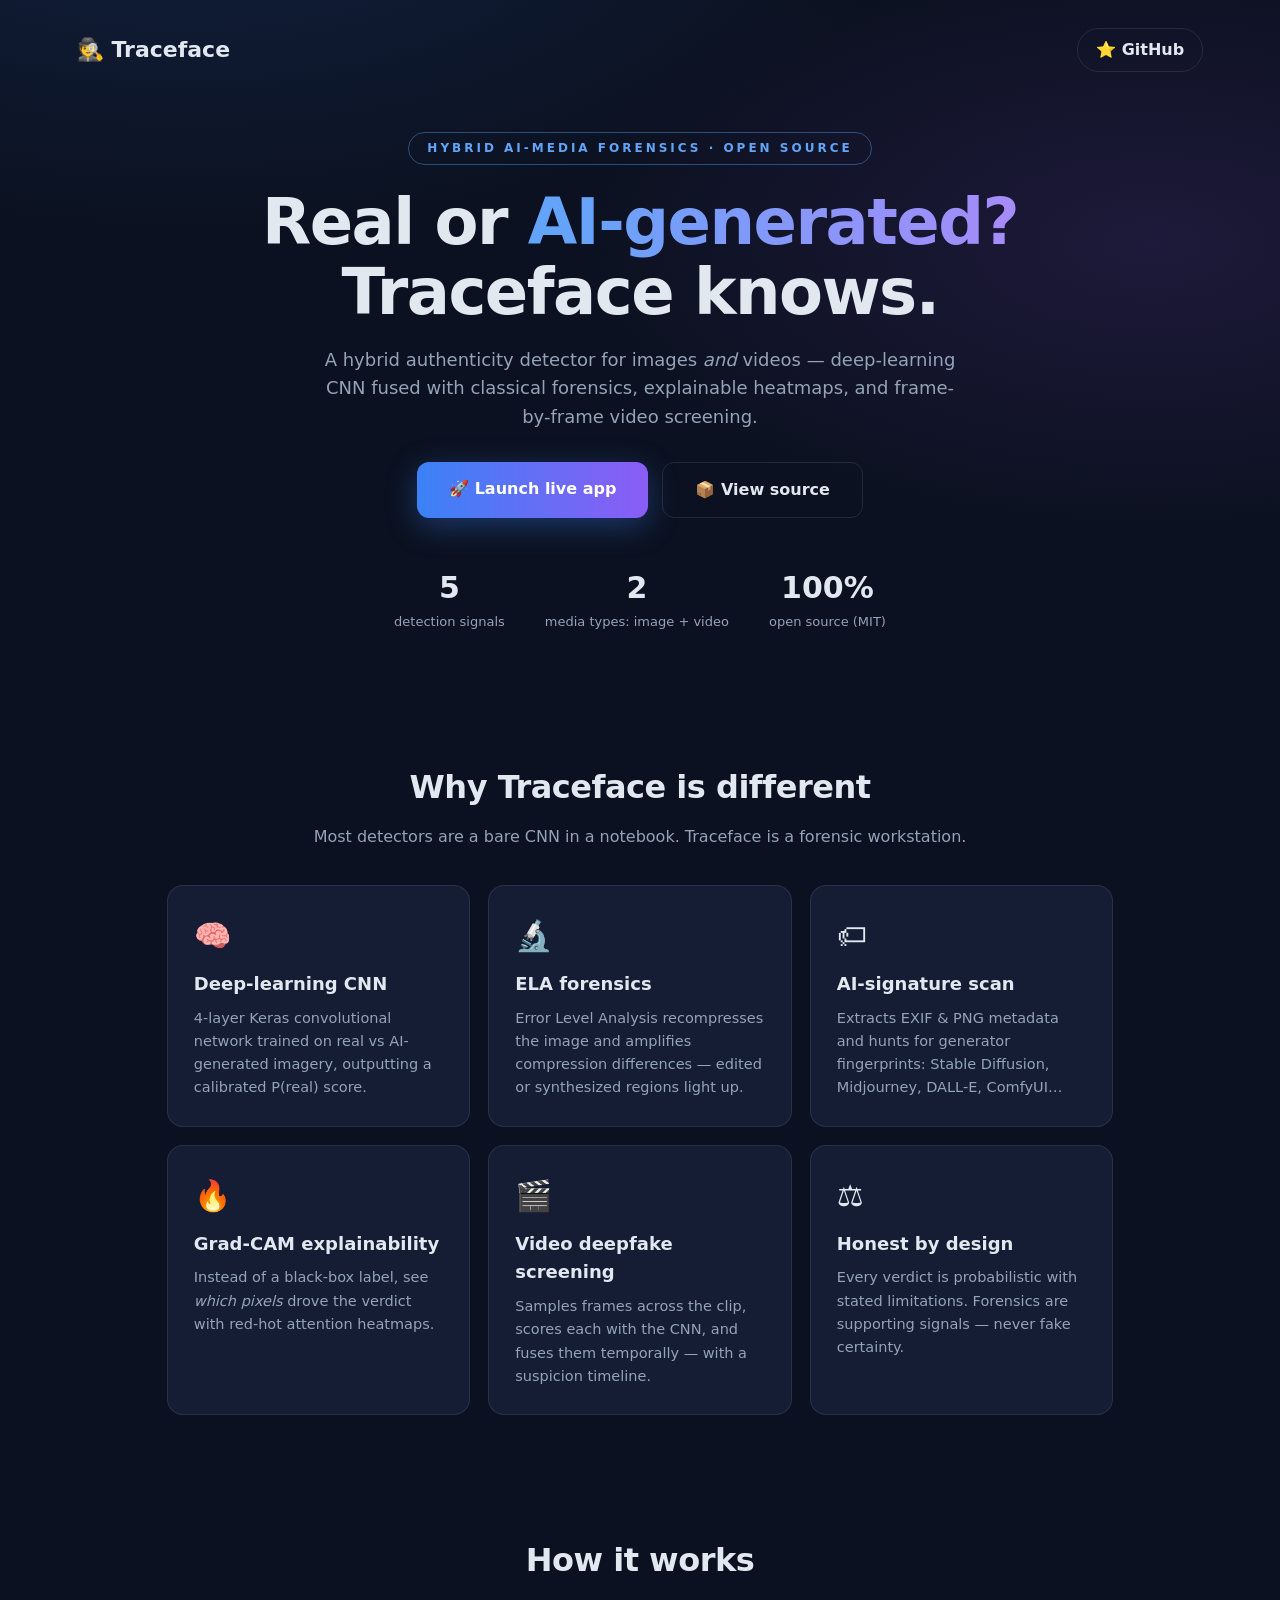
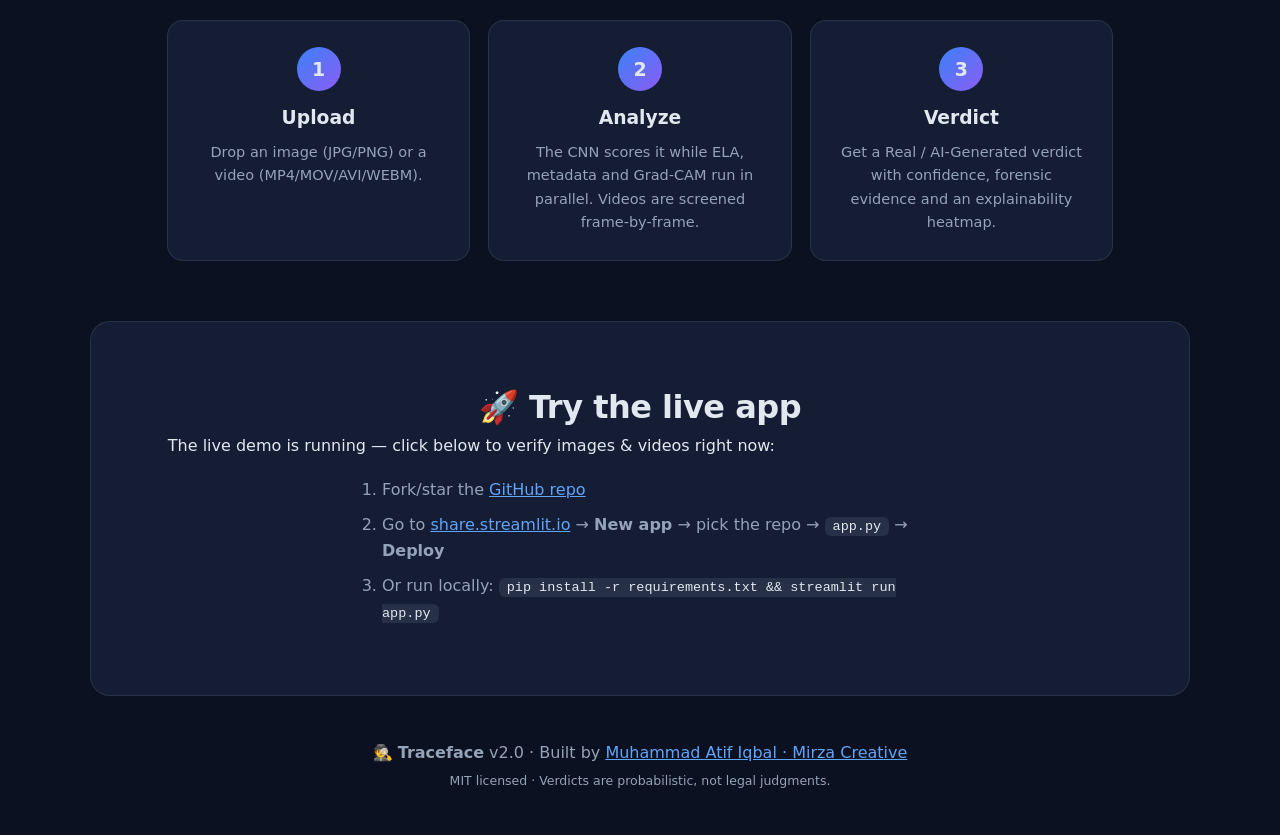
<file: docs/index.html>
<!DOCTYPE html>
<html lang="en">
<head>
<meta charset="UTF-8">
<meta name="viewport" content="width=device-width, initial-scale=1.0">
<title>Traceface — Hybrid AI-Media Authenticity Detector</title>
<meta name="description" content="Traceface detects AI-generated images and deepfake videos with a hybrid stack: Keras CNN + ELA forensics + metadata scan + Grad-CAM explainability.">
<link rel="stylesheet" href="style.css">
<link rel="icon" href="data:image/svg+xml,<svg xmlns='http://www.w3.org/2000/svg' viewBox='0 0 100 100'><text y='.9em' font-size='90'>🕵️</text></svg>">
<!-- NOTE: binary logo (docs/assets/traceface-logo.webp) uploads separately once git push is available -->
</head>
<body>
<!-- ══════════ FILL THIS AFTER DEPLOYING ON STREAMLIT CLOUD ══════════ -->
<script>const LIVE_APP_URL = "https://traceface.streamlit.app"; /* e.g. "https://traceface.streamlit.app" */</script>

<header class="hero">
  <nav>
    <div class="logo">🕵️ Traceface</div>
    <a class="gh-link" href="https://github.com/mirzacreative/traceface">⭐ GitHub</a>
  </nav>
  <div class="hero-inner">
    <div class="pill">HYBRID AI-MEDIA FORENSICS · OPEN SOURCE</div>
    <h1>Real or <span class="grad">AI-generated?</span><br>Traceface knows.</h1>
    <p class="sub">A hybrid authenticity detector for images <em>and</em> videos —
      deep-learning CNN fused with classical forensics, explainable heatmaps,
      and frame-by-frame video screening.</p>
    <div class="cta">
      <a id="launchBtn" class="btn primary" href="#deploy">🚀 Launch live app</a>
      <a class="btn ghost" href="https://github.com/mirzacreative/traceface">📦 View source</a>
    </div>
    <div class="stats">
      <div><b>5</b><span>detection signals</span></div>
      <div><b>2</b><span>media types: image + video</span></div>
      <div><b>100%</b><span>open source (MIT)</span></div>
    </div>
  </div>
</header>

<section class="features">
  <h2>Why Traceface is different</h2>
  <p class="sec-sub">Most detectors are a bare CNN in a notebook. Traceface is a forensic workstation.</p>
  <div class="grid">
    <div class="card"><div class="ico">🧠</div><h3>Deep-learning CNN</h3><p>4-layer Keras convolutional network trained on real vs AI-generated imagery, outputting a calibrated P(real) score.</p></div>
    <div class="card"><div class="ico">🔬</div><h3>ELA forensics</h3><p>Error Level Analysis recompresses the image and amplifies compression differences — edited or synthesized regions light up.</p></div>
    <div class="card"><div class="ico">🏷</div><h3>AI-signature scan</h3><p>Extracts EXIF &amp; PNG metadata and hunts for generator fingerprints: Stable Diffusion, Midjourney, DALL-E, ComfyUI…</p></div>
    <div class="card"><div class="ico">🔥</div><h3>Grad-CAM explainability</h3><p>Instead of a black-box label, see <em>which pixels</em> drove the verdict with red-hot attention heatmaps.</p></div>
    <div class="card"><div class="ico">🎬</div><h3>Video deepfake screening</h3><p>Samples frames across the clip, scores each with the CNN, and fuses them temporally — with a suspicion timeline.</p></div>
    <div class="card"><div class="ico">⚖️</div><h3>Honest by design</h3><p>Every verdict is probabilistic with stated limitations. Forensics are supporting signals — never fake certainty.</p></div>
  </div>
</section>

<section class="how">
  <h2>How it works</h2>
  <div class="steps">
    <div class="step"><div class="n">1</div><h3>Upload</h3><p>Drop an image (JPG/PNG) or a video (MP4/MOV/AVI/WEBM).</p></div>
    <div class="step"><div class="n">2</div><h3>Analyze</h3><p>The CNN scores it while ELA, metadata and Grad-CAM run in parallel. Videos are screened frame-by-frame.</p></div>
    <div class="step"><div class="n">3</div><h3>Verdict</h3><p>Get a Real / AI-Generated verdict with confidence, forensic evidence and an explainability heatmap.</p></div>
  </div>
</section>

<section id="deploy" class="deploy">
  <h2>🚀 Try the live app</h2>
  <p id="deployNote">The interactive demo runs free on Streamlit Cloud. Deploy it in ~2 minutes:</p>
  <ol>
    <li>Fork/star the <a href="https://github.com/mirzacreative/traceface">GitHub repo</a></li>
    <li>Go to <a href="https://share.streamlit.io">share.streamlit.io</a> → <b>New app</b> → pick the repo → <code>app.py</code> → <b>Deploy</b></li>
    <li>Or run locally: <code>pip install -r requirements.txt && streamlit run app.py</code></li>
  </ol>
</section>

<footer>
  <p>🕵️ <b>Traceface</b> v2.0 · Built by <a href="https://mirzacreative.github.io/mirzacreative/">Muhammad Atif Iqbal · Mirza Creative</a></p>
  <p class="tiny">MIT licensed · Verdicts are probabilistic, not legal judgments.</p>
</footer>

<script>
(function () {
  if (LIVE_APP_URL) {
    var b = document.getElementById('launchBtn');
    b.href = LIVE_APP_URL;
    b.textContent = '🚀 Launch live app';
    document.getElementById('deployNote').innerHTML =
      'The live demo is running — click below to verify images & videos right now:';
  }
})();
</script>
</body>
</html>
</file>
<file: docs/style.css>
:root {
  --bg: #0b1120; --card: #141d33; --line: rgba(148,163,184,.16);
  --txt: #e2e8f0; --mut: #94a3b8; --acc1: #60a5fa; --acc2: #a78bfa;
}
* { box-sizing: border-box; margin: 0; padding: 0; }
body {
  font-family: 'Inter', 'Segoe UI', system-ui, sans-serif;
  background:
    radial-gradient(1200px 600px at 15% -5%, rgba(56,130,246,.14), transparent 60%),
    radial-gradient(1000px 500px at 90% 10%, rgba(168,85,247,.12), transparent 60%),
    var(--bg);
  color: var(--txt); line-height: 1.6;
}
a { color: var(--acc1); }
.hero { padding: 28px 6vw 70px; }
nav { display: flex; justify-content: space-between; align-items: center; margin-bottom: 60px; }
.logo { font-size: 22px; font-weight: 800; }
.gh-link { color: var(--txt); text-decoration: none; font-weight: 600;
  border: 1px solid var(--line); padding: 8px 18px; border-radius: 999px; }
.gh-link:hover { border-color: var(--acc1); }
.hero-inner { max-width: 860px; margin: 0 auto; text-align: center; }
.pill { display: inline-block; font-size: 12px; letter-spacing: 3px; font-weight: 700;
  color: var(--acc1); border: 1px solid rgba(96,165,250,.4); border-radius: 999px;
  padding: 6px 18px; margin-bottom: 22px; }
h1 { font-size: clamp(38px, 6vw, 64px); font-weight: 800; letter-spacing: -1.5px; line-height: 1.1; }
.grad { background: linear-gradient(90deg, var(--acc1), var(--acc2));
  -webkit-background-clip: text; background-clip: text; color: transparent; }
.sub { color: var(--mut); font-size: 18px; max-width: 640px; margin: 18px auto 30px; }
.cta { display: flex; gap: 14px; justify-content: center; flex-wrap: wrap; }
.btn { text-decoration: none; font-weight: 700; padding: 14px 32px; border-radius: 12px; }
.btn.primary { background: linear-gradient(90deg, #3b82f6, #8b5cf6); color: #fff;
  box-shadow: 0 8px 30px rgba(59,130,246,.35); }
.btn.ghost { border: 1px solid var(--line); color: var(--txt); }
.stats { display: flex; gap: 40px; justify-content: center; margin-top: 46px; flex-wrap: wrap; }
.stats div { display: flex; flex-direction: column; }
.stats b { font-size: 30px; }
.stats span { color: var(--mut); font-size: 13px; }
section { padding: 60px 6vw; max-width: 1100px; margin: 0 auto; }
h2 { font-size: 32px; font-weight: 800; letter-spacing: -.5px; text-align: center; }
.sec-sub { color: var(--mut); text-align: center; margin: 10px 0 36px; }
.grid { display: grid; grid-template-columns: repeat(auto-fit, minmax(290px, 1fr)); gap: 18px; }
.card { background: var(--card); border: 1px solid var(--line); border-radius: 16px; padding: 26px; }
.card:hover { border-color: rgba(96,165,250,.5); transform: translateY(-3px); transition: .2s; }
.card .ico { font-size: 30px; margin-bottom: 10px; }
.card h3 { font-size: 18px; margin-bottom: 8px; }
.card p { color: var(--mut); font-size: 14.5px; }
.steps { display: grid; grid-template-columns: repeat(auto-fit, minmax(240px, 1fr)); gap: 18px; margin-top: 34px; }
.step { background: var(--card); border: 1px solid var(--line); border-radius: 16px; padding: 26px; text-align: center; }
.step .n { width: 44px; height: 44px; margin: 0 auto 12px; border-radius: 50%;
  background: linear-gradient(135deg, #3b82f6, #8b5cf6); font-weight: 800;
  display: flex; align-items: center; justify-content: center; font-size: 19px; }
.step p { color: var(--mut); font-size: 14.5px; margin-top: 8px; }
.deploy { background: var(--card); border: 1px solid var(--line); border-radius: 20px; }
.deploy ol { margin: 18px auto 0; max-width: 560px; color: var(--mut); padding-left: 22px; }
.deploy li { margin-bottom: 10px; }
.deploy code { background: rgba(148,163,184,.14); padding: 2px 8px; border-radius: 6px; font-size: 13.5px; color: var(--txt); }
footer { text-align: center; padding: 44px 6vw; color: var(--mut); }
footer .tiny { font-size: 12.5px; margin-top: 6px; }
</file>
